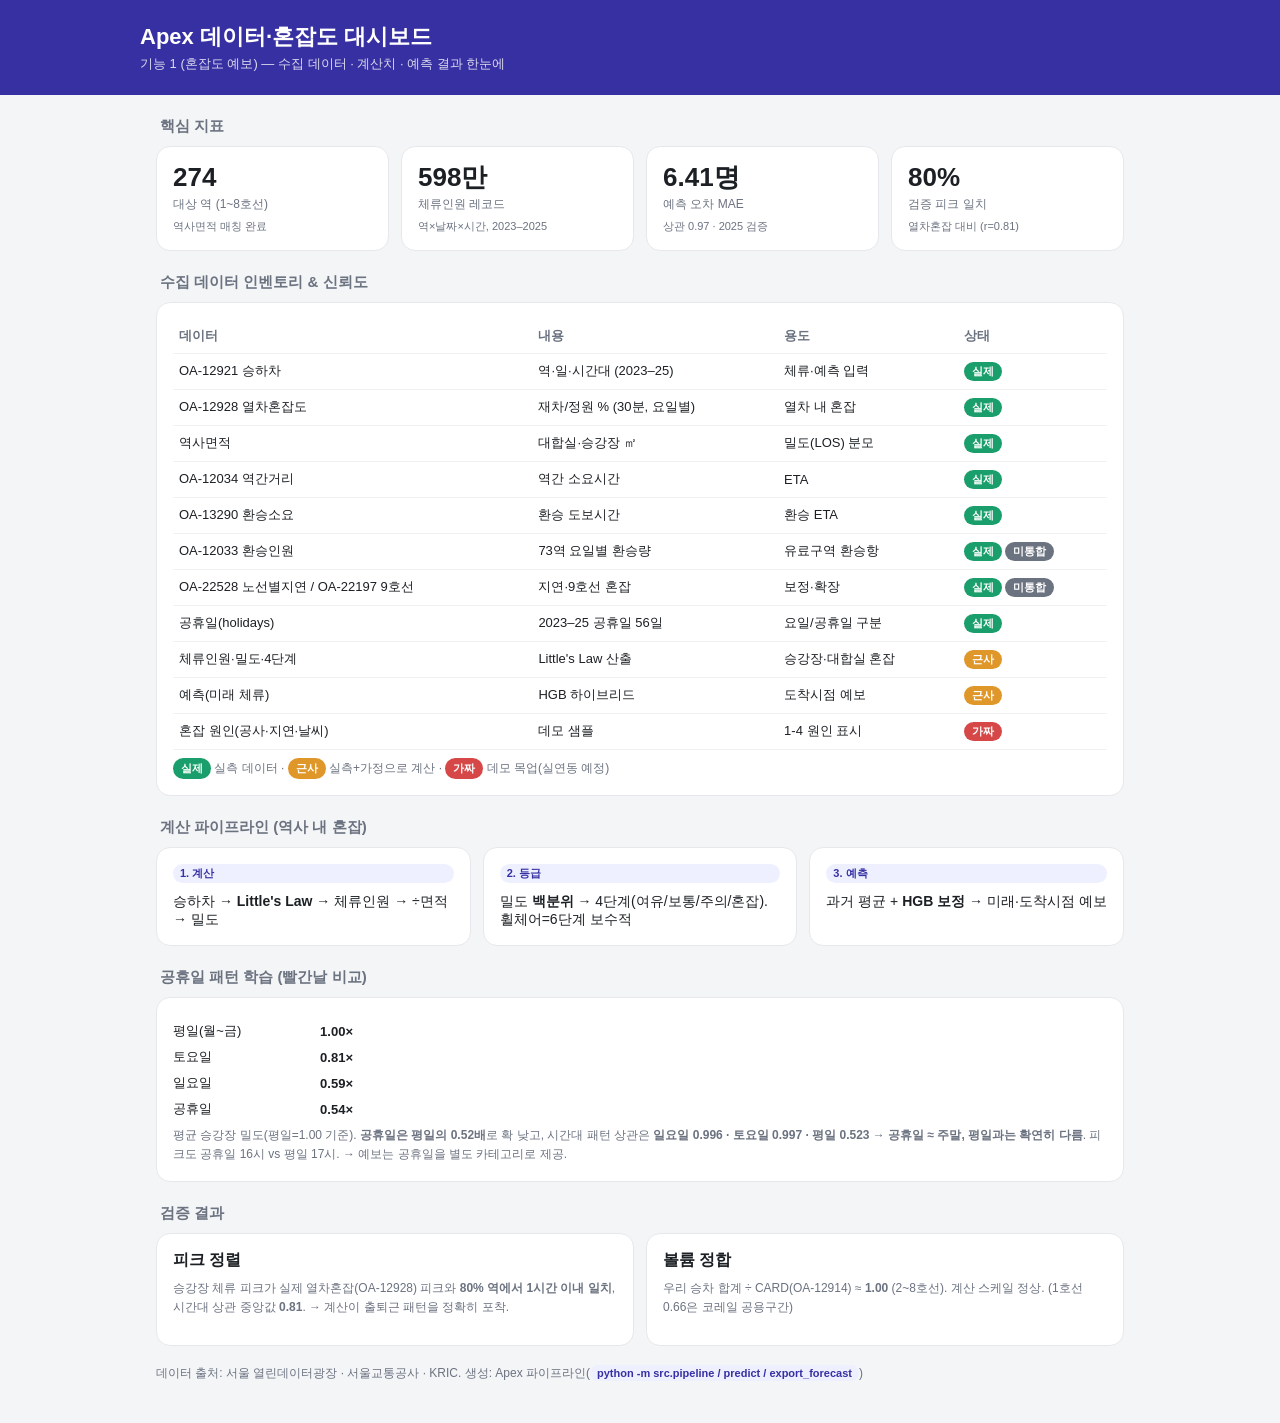
<file: forecast/src/web/dashboard.html>
<!DOCTYPE html>
<html lang="ko">
<head>
<meta charset="utf-8">
<meta name="viewport" content="width=device-width, initial-scale=1">
<title>Apex 데이터·혼잡도 대시보드</title>
<style>
:root{--bg:#f4f5f7;--card:#fff;--line:#e6e8eb;--ink:#1c2024;--muted:#6b7280;--accent:#3730a3;
 --real:#1a9e6b;--approx:#e0972a;--fake:#d64848;}
*{box-sizing:border-box}
body{margin:0;background:var(--bg);color:var(--ink);font-family:-apple-system,BlinkMacSystemFont,"Apple SD Gothic Neo","Malgun Gothic",sans-serif}
.wrap{max-width:1000px;margin:0 auto;padding:0 16px 40px}
header{background:var(--accent);color:#fff;padding:22px 16px;margin:0 -16px 16px}
header .h{max-width:1000px;margin:0 auto}
h1{font-size:22px;margin:0}
.sub{opacity:.82;font-size:13px;margin-top:3px}
h2{font-size:15px;margin:22px 4px 10px;color:var(--muted);font-weight:600}
.grid{display:grid;gap:12px}
.g4{grid-template-columns:repeat(4,1fr)}
.g3{grid-template-columns:repeat(3,1fr)}
.g2{grid-template-columns:repeat(2,1fr)}
@media(max-width:720px){.g4{grid-template-columns:repeat(2,1fr)}.g3,.g2{grid-template-columns:1fr}}
.card{background:var(--card);border:1px solid var(--line);border-radius:14px;padding:16px}
.kpi .n{font-size:26px;font-weight:700;line-height:1.1}
.kpi .l{font-size:12px;color:var(--muted);margin-top:4px}
.kpi .s{font-size:11px;color:var(--muted);margin-top:6px}
table{width:100%;border-collapse:collapse;font-size:13px}
th,td{text-align:left;padding:8px 6px;border-bottom:1px solid #f0f1f3}
th{color:var(--muted);font-weight:600}
.badge{display:inline-block;font-size:11px;font-weight:600;padding:2px 8px;border-radius:20px;color:#fff;white-space:nowrap}
.b-real{background:var(--real)} .b-approx{background:var(--approx)} .b-fake{background:var(--fake)}
.b-out{background:var(--muted)}
.bar{height:10px;border-radius:6px;background:#eef0f2;overflow:hidden}
.bar>i{display:block;height:100%}
.row{display:flex;align-items:center;gap:10px;margin:8px 0}
.row .lab{width:96px;font-size:13px}
.row .val{width:64px;text-align:right;font-size:13px;font-weight:600}
.note{font-size:12px;color:var(--muted);line-height:1.6;margin-top:8px}
.pill{font-size:11px;padding:2px 7px;border-radius:20px;background:#eef0ff;color:var(--accent);font-weight:600}
</style>
</head>
<body>
<header><div class="h">
  <h1>Apex 데이터·혼잡도 대시보드</h1>
  <div class="sub">기능 1 (혼잡도 예보) — 수집 데이터 · 계산치 · 예측 결과 한눈에</div>
</div></header>
<div class="wrap">

  <h2>핵심 지표</h2>
  <div class="grid g4">
    <div class="card kpi"><div class="n">274</div><div class="l">대상 역 (1~8호선)</div><div class="s">역사면적 매칭 완료</div></div>
    <div class="card kpi"><div class="n">598만</div><div class="l">체류인원 레코드</div><div class="s">역×날짜×시간, 2023–2025</div></div>
    <div class="card kpi"><div class="n">6.41명</div><div class="l">예측 오차 MAE</div><div class="s">상관 0.97 · 2025 검증</div></div>
    <div class="card kpi"><div class="n">80%</div><div class="l">검증 피크 일치</div><div class="s">열차혼잡 대비 (r=0.81)</div></div>
  </div>

  <h2>수집 데이터 인벤토리 & 신뢰도</h2>
  <div class="card">
    <table>
      <tr><th>데이터</th><th>내용</th><th>용도</th><th>상태</th></tr>
      <tr><td>OA-12921 승하차</td><td>역·일·시간대 (2023–25)</td><td>체류·예측 입력</td><td><span class="badge b-real">실제</span></td></tr>
      <tr><td>OA-12928 열차혼잡도</td><td>재차/정원 % (30분, 요일별)</td><td>열차 내 혼잡</td><td><span class="badge b-real">실제</span></td></tr>
      <tr><td>역사면적</td><td>대합실·승강장 ㎡</td><td>밀도(LOS) 분모</td><td><span class="badge b-real">실제</span></td></tr>
      <tr><td>OA-12034 역간거리</td><td>역간 소요시간</td><td>ETA</td><td><span class="badge b-real">실제</span></td></tr>
      <tr><td>OA-13290 환승소요</td><td>환승 도보시간</td><td>환승 ETA</td><td><span class="badge b-real">실제</span></td></tr>
      <tr><td>OA-12033 환승인원</td><td>73역 요일별 환승량</td><td>유료구역 환승항</td><td><span class="badge b-real">실제</span> <span class="badge b-out">미통합</span></td></tr>
      <tr><td>OA-22528 노선별지연 / OA-22197 9호선</td><td>지연·9호선 혼잡</td><td>보정·확장</td><td><span class="badge b-real">실제</span> <span class="badge b-out">미통합</span></td></tr>
      <tr><td>공휴일(holidays)</td><td>2023–25 공휴일 56일</td><td>요일/공휴일 구분</td><td><span class="badge b-real">실제</span></td></tr>
      <tr><td>체류인원·밀도·4단계</td><td>Little's Law 산출</td><td>승강장·대합실 혼잡</td><td><span class="badge b-approx">근사</span></td></tr>
      <tr><td>예측(미래 체류)</td><td>HGB 하이브리드</td><td>도착시점 예보</td><td><span class="badge b-approx">근사</span></td></tr>
      <tr><td>혼잡 원인(공사·지연·날씨)</td><td>데모 샘플</td><td>1-4 원인 표시</td><td><span class="badge b-fake">가짜</span></td></tr>
    </table>
    <div class="note"><span class="badge b-real">실제</span> 실측 데이터 · <span class="badge b-approx">근사</span> 실측+가정으로 계산 · <span class="badge b-fake">가짜</span> 데모 목업(실연동 예정)</div>
  </div>

  <h2>계산 파이프라인 (역사 내 혼잡)</h2>
  <div class="grid g3">
    <div class="card"><div class="pill">1. 계산</div><p style="margin:10px 0 0;font-size:14px">승하차 → <b>Little's Law</b> → 체류인원 → ÷면적 → 밀도</p></div>
    <div class="card"><div class="pill">2. 등급</div><p style="margin:10px 0 0;font-size:14px">밀도 <b>백분위</b> → 4단계(여유/보통/주의/혼잡). 휠체어=6단계 보수적</p></div>
    <div class="card"><div class="pill">3. 예측</div><p style="margin:10px 0 0;font-size:14px">과거 평균 + <b>HGB 보정</b> → 미래·도착시점 예보</p></div>
  </div>

  <h2>공휴일 패턴 학습 (빨간날 비교)</h2>
  <div class="card">
    <div class="row"><div class="lab">평일(월~금)</div><div class="bar"><i style="width:100%;background:#3b82c4"></i></div><div class="val">1.00×</div></div>
    <div class="row"><div class="lab">토요일</div><div class="bar"><i style="width:81%;background:#1a9e6b"></i></div><div class="val">0.81×</div></div>
    <div class="row"><div class="lab">일요일</div><div class="bar"><i style="width:59%;background:#1a9e6b"></i></div><div class="val">0.59×</div></div>
    <div class="row"><div class="lab">공휴일</div><div class="bar"><i style="width:54%;background:#d64848"></i></div><div class="val">0.54×</div></div>
    <div class="note">평균 승강장 밀도(평일=1.00 기준). <b>공휴일은 평일의 0.52배</b>로 확 낮고, 시간대 패턴 상관은 <b>일요일 0.996 · 토요일 0.997 · 평일 0.523</b> → <b>공휴일 ≈ 주말, 평일과는 확연히 다름</b>. 피크도 공휴일 16시 vs 평일 17시. → 예보는 공휴일을 별도 카테고리로 제공.</div>
  </div>

  <h2>검증 결과</h2>
  <div class="grid g2">
    <div class="card"><b>피크 정렬</b><p class="note">승강장 체류 피크가 실제 열차혼잡(OA-12928) 피크와 <b>80% 역에서 1시간 이내 일치</b>, 시간대 상관 중앙값 <b>0.81</b>. → 계산이 출퇴근 패턴을 정확히 포착.</p></div>
    <div class="card"><b>볼륨 정합</b><p class="note">우리 승차 합계 ÷ CARD(OA-12914) ≈ <b>1.00</b> (2~8호선). 계산 스케일 정상. (1호선 0.66은 코레일 공용구간)</p></div>
  </div>

  <div class="note" style="margin-top:18px">데이터 출처: 서울 열린데이터광장 · 서울교통공사 · KRIC. 생성: Apex 파이프라인(<span class="pill">python -m src.pipeline / predict / export_forecast</span>)</div>
</div>
</body>
</html>
</file>
